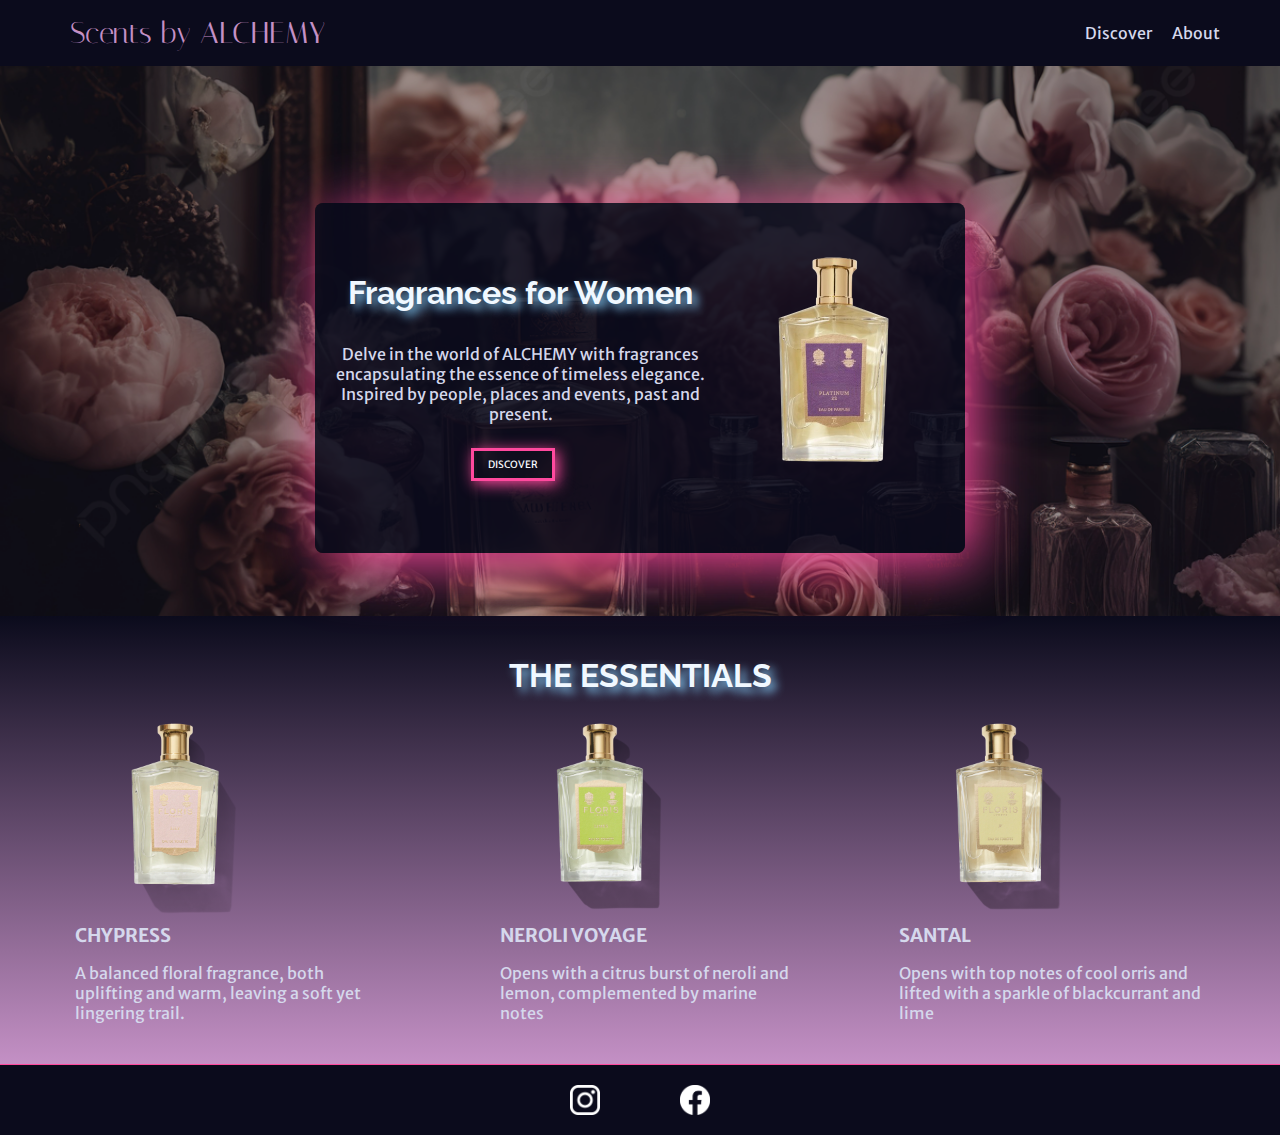
<file: index.html>
<!DOCTYPE html>
<html lang="en">
<head>
    <meta charset="UTF-8">
    <link rel="stylesheet" href="shared.css">
    <link rel="stylesheet" href="styles.css">
    <link href="https://fonts.googleapis.com/css2?family=Merriweather+Sans:wght@300&family=Raleway:ital@1&display=swap" rel="stylesheet">
    <link href="https://fonts.googleapis.com/css2?family=Italiana&display=swap" rel="stylesheet">
    <title>Fragrances & Perfumes | ALCHEMY</title>
<!-- font-family: 'Merriweather Sans', sans-serif;
font-family: 'Raleway', sans-serif; -->
</head>
<body>

   <header>
    <div id="page-logo">
        <a href="index.html">Scents by ALCHEMY</a>
    </div>
    <nav>
        <ul>
            <li> <a href="discover.html">Discover</a></li>
            <li> <a href="about.html">About</a></li>
        </ul>
    </nav>
   </header>
   
   <main>
    <section id="hero">
        <img src="images/bg/pink_perfumes.jpeg" id="bg">
        <div id="hero_content">
            <div>
                <h1>Fragrances for Women</h1>
                <p>Delve in the world of ALCHEMY with fragrances encapsulating the essence of timeless elegance. <br>Inspired by people, places and events, past and present.</p>
                <a href="discover.html">Discover</a>
            </div>
            <img src="images/perfumes/Platinum22_cleanup-removebg-preview.png" width="250px" id="picc">
        </div>
    </section>
    <section id="highlights">
        <h1> THE ESSENTIALS</h1>
        <ul id="essentials">
            <li class="essential">
                <img src="images/perfumes/floral_perfume.png" alt="floral">
                <h3>CHYPRESS</h3>
                <p>A balanced floral fragrance, both uplifting and warm, leaving a soft yet lingering trail.</p>
            </li>
            <li class="essential">
                <img src="images/perfumes/citrus_perfume.png" alt="floral">
                <h3>NEROLI  VOYAGE</h3>
                <p>Opens with a citrus burst of neroli and lemon, complemented by marine notes</p>
            </li>
            <li class="essential">
                <img src="images/perfumes/woody_perfume.png" alt="floral">
                <h3>SANTAL</h3>
                <p>Opens with top notes of cool orris and lifted with a sparkle of blackcurrant and lime</p>
            </li>
        </ul>
    </section>
   </main>

   <footer>
    <ul id="footie">
        <li>
            <a href="https://www.instagram.com/ishika_sunil/"><img src="images/icons/insta.png"></a>
        </li>
        <li>
            <a href="https://www.instagram.com/p/CWE_2CgpGHa/"><img src="images/icons/facebook.png"></a>
        </li>
    </ul>
   </footer>

</body>
</html>
</file>
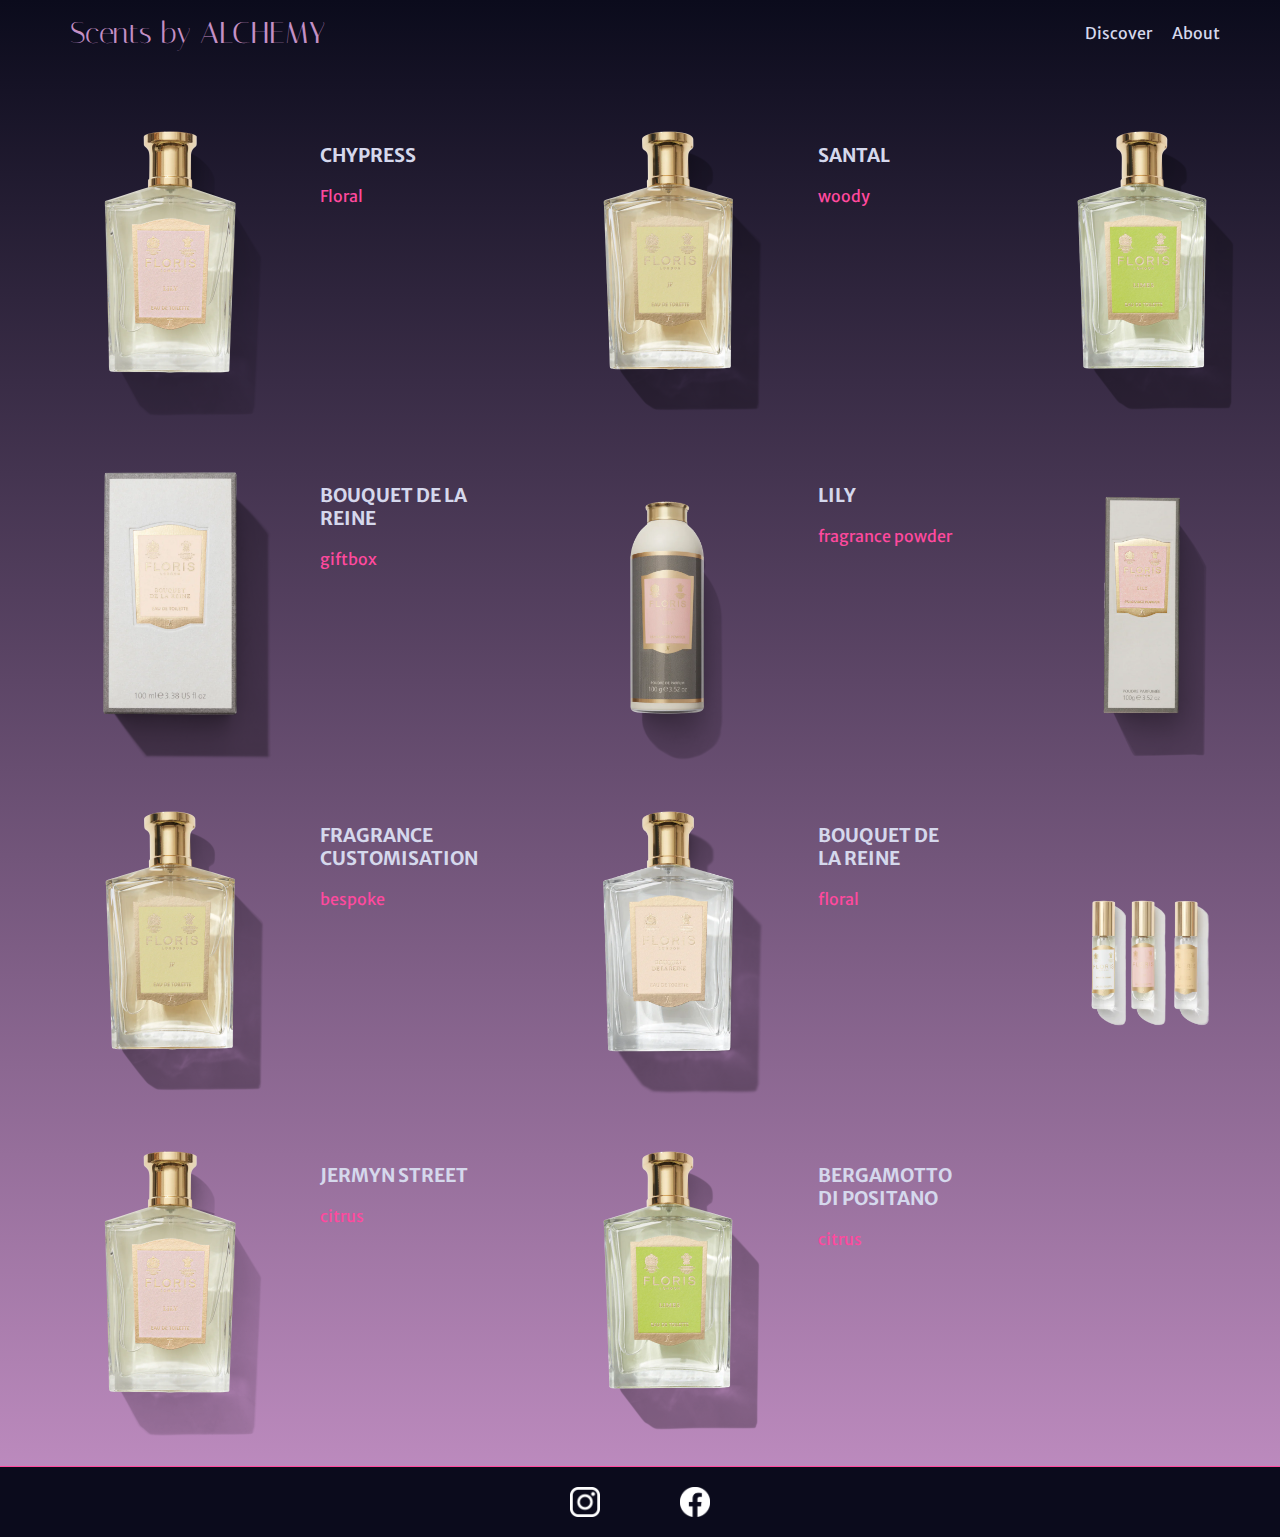
<file: discover.html>
<!DOCTYPE html>
<html lang="en">
<head>
    <meta charset="UTF-8">
    <link rel="stylesheet" href="shared.css">
    <link rel="stylesheet" href="discover.css">
    <link href="https://fonts.googleapis.com/css2?family=Merriweather+Sans:wght@300&family=Raleway:ital@1&display=swap" rel="stylesheet">
    <link href="https://fonts.googleapis.com/css2?family=Italiana&display=swap" rel="stylesheet">
    <title>Fragrances & Perfumes | ALCHEMY</title>
<!-- font-family: 'Merriweather Sans', sans-serif;
font-family: 'Raleway', sans-serif; -->
</head>
<body>

    <header>
     <div id="page-logo">
         <a href="index.html">Scents by ALCHEMY</a>
     </div>
     <nav>
         <ul>
             <li> <a href="discover.html">Discover</a></li>
             <li> <a href="about.html">About</a></li>
         </ul>
     </nav>
    </header>
   
    <main>
        <ul>
            <li>
                <a href="discover.html">
                    <img src="images/perfumes/floral_perfume.png">
                    <div>
                        <h3>CHYPRESS</h3>
                        <p class="type"> Floral</p>
                        <p class="desc">A balanced floral fragrance, both uplifting and warm, leaving a soft yet lingering trail.</p>
                        <!-- <a class="buy">ADD TO CART</a> -->
                    </div>
                </a>
            </li>
            <li>
                <a href="discover.html">
                    <img src="images/perfumes/woody_perfume.png">
                    <div>
                        <h3>SANTAL</h3>
                        <p class="type"> woody</p>
                        <p class="desc">Opens with top notes of cool orris and lifted with a sparkle of blackcurrant and lime.</p>
                    </div>
                </a>
            </li>
            <li>
                <a href="discover.html">
                    <img src="images/perfumes/citrus_perfume.png">
                    <div>
                        <h3>NEROLI  VOYAGE</h3>
                        <p class="type"> citrus</p>
                        <p class="desc">Opens with a citrus burst of neroli and lemon, complemented by marine notes</p>
                    </div>
                </a>
            </li>
            <li>
                <a href="discover.html">
                    <img src="images/perfumes/BouquetdelaReinebox.png">
                    <div>
                        <h3>BOUQUET DE LA REINE</h3>
                        <p class="type"> giftbox</p>
                        <p class="desc">Embrace curiosity, experience a warm rush of violet leaf, juicy blackcurrant buds and sensuous tuberose</p>
                    </div>
                </a>
            </li>
            <li>
                <a href="discover.html">
                    <img src="images/perfumes/LilyFragrancePowder.png">
                    <div>
                        <h3>LILY</h3>
                        <p class="type"> fragrance powder</p>
                        <p class="desc">A balanced floral fragrance, both uplifting and warm, leaving a soft yet lingering trail.</p>
                    </div>
                </a>
            </li>
            <li>
                <a href="discover.html">
                    <img src="images/perfumes/LilyFragrance.png">
                    <div>
                        <h3>LILY</h3>
                        <p class="type"> bath and shower gel</p>
                        <p class="desc">A balanced floral fragrance, both uplifting and warm, leaving a soft yet lingering trail.</p>
                    </div>
                </a>
            </li>
            <li>
                <a href="discover.html">
                    <img src="images/perfumes/woody_perfume.png">
                    <div>
                        <h3>FRAGRANCE CUSTOMISATION</h3>
                        <p class="type"> bespoke</p>
                        <p class="desc">A unique opportunity to create your own bespoke perfume</p>
                    </div>
                </a>
            </li>
            <li>
                <a href="discover.html">
                    <img src="images/perfumes/BouquetdelaReine.png">
                    <div>
                        <h3>BOUQUET DE LA REINE</h3>
                        <p class="type"> floral</p>
                        <p class="desc">Embrace curiosity, experience a warm rush of violet leaf, juicy blackcurrant buds and sensuous tuberose</p>
                    </div>
                </a>
            </li>
            <li>
                <a href="discover.html">
                    <img src="images/perfumes/trilogy.png">
                    <div>
                        <h3>PERFUMER'S TRILOGY</h3>
                        <p class="type"> gift set</p>
                        <p class="desc">This fragrance gift set features a selection of our finest Eau de Toilettes from the women's signature series.</p>
                    </div>
                </a>
            </li>
            <li>
                <a href="discover.html">
                    <img src="images/perfumes/floral_perfume.png">
                    <div>
                        <h3>JERMYN STREET</h3>
                        <p class="type"> citrus</p>
                        <p class="desc">A refreshing blend of bergamot entwined with mandarin and balmy marine notes</p>
                    </div>
                </a>
            </li>
            <li>
                <a href="discover.html">
                    <img src="images/perfumes/citrus_perfume.png">
                    <div>
                        <h3>BERGAMOTTO DI POSITANO</h3>
                        <p class="type"> citrus</p>
                        <p class="desc">Opens with a citrus burst of neroli and lemon, complemented by marine notes</p>
                    </div>
                </a>
            </li>

        </ul>
    </main>

    <footer>
        <ul id="footie">
            <li>
                <a href="https://www.instagram.com/ishika_sunil/"><img src="images/icons/insta.png"></a>
            </li>
            <li>
                <a href="https://www.instagram.com/p/CWE_2CgpGHa/"><img src="images/icons/facebook.png"></a>
            </li>
        </ul>
       </footer>

</body>
</html>
</file>
<file: shared.css>
body{
    font-family: 'Merriweather Sans', sans-serif;
    margin:0;
    color: rgb(213, 216, 236);
    background-color:rgb(11, 11, 28);
    /* background: linear-gradient(180deg, rgb(11, 11, 28), rgb(196, 144, 197)); */

}

h1{
    font-family: 'Raleway', sans-serif;
    font-size: xx-large;
    color: rgb(240, 248, 255);
    text-shadow: 5px 5px 10px rgb(135, 206, 250);
    /* color: rgb(255, 73, 158); */
}

a{
    text-decoration: none;
    color: rgb(213, 216, 236);
}
header a:hover{
    text-shadow: 5px 5px 10px rgb(135, 206, 250);
}

ul{
    list-style: none;
    margin: 0;
    padding: 0;
}

header{
    padding: 15px 60px;
    display: flex;
    align-items: center;
    justify-content:space-between;
    /* position: fixed; */
    height: 4.1rem;
width: 100%;
box-sizing: border-box;
}

#page-logo a{
    padding: 10px;
    font-family: 'Italiana', sans-serif;
    color: rgb(196, 144, 197);
    /* color: rgb(255, 73, 158); */
    font-size: 1.88rem;
    text-decoration: none;
}

header ul{
    display: flex;
    justify-content: flex-end;
}
header li{
    margin-left: 1.25rem;
}

footer{
    background-color: rgb(11, 11, 28);
    border-top: 1px solid rgb(255, 73, 158);
}

#footie {
    display: flex;
    justify-content: center;
}
#footie li{
    width: 30px;
    height: 30px;
    margin: 10px 30px;
    padding: 10px;
}
#footie img{
    width: 100%;
    height: auto;
}
#footie a:hover{
    box-shadow: -3px -3px 15px rgb(255, 73, 158);
}
</file>
<file: styles.css>
#hero{
    height: 550px;
    /* background-image: url("images/bg/pink_perfumes.jpeg"); */
    /* opacity: 0.8; */
    /* background-position: center; */
    /* background-size: cover; */
    /* margin-top: 40px; */
}

#bg{
    position: absolute;
    width: 100%;
    height: 550px;
    opacity: 0.7;
    object-fit: cover;
}

#hero_content{
    width: 650px;
    background-color: rgb(11, 11, 28, 0.85);
    box-shadow: 10px 10px 60px rgb(255, 73, 158);
    border-radius: 8px;
    text-align: center;
    padding: 3.125rem 0;
    margin: 0 auto;
    position: relative;
    top: 8.56rem;
    display: flex;
    justify-content: space-around;
}

#hero_content h1{
    opacity: 1;
    font-weight: bolder;
    margin-left: 1rem;
}

#hero_content p{
    opacity: 1;
    color: rgb(213, 216, 236);
    padding: 0.75rem 1.5px;
    margin-left: 1rem;
}
#hero_content a{
    text-transform: uppercase;
    font-size: x-small;
    border-color: rgb(255, 73, 158);
    border-style:solid;
    color: rgb(250, 250, 255);
    padding: 7px 14px;
    box-shadow: 3px 3px 15px rgb(255, 73, 158);
}
#hero_content a:hover{
    border-style:groove;
    color: rgb(255, 73, 158);
    box-shadow: -3px -3px 15px rgb(255, 73, 158);

}

#picc{
    margin-right: 5px;
    border-radius: 125px;
}

#highlights{
    padding: 20px;;
    /* margin: 10px; */
    background: linear-gradient(180deg, rgb(11, 11, 28), rgb(196, 144, 197));
}

#highlights h1{
    text-align: center;
}

#essentials{
    display: flex;
    justify-content: space-between;
}

.essential img{
    height: 200px;
}
.essential h3{
    margin: 0px;
}
.essential {
    padding: 5px;
    margin: 0% 4%;
}
</file>
<file: discover.css>
header{
    /* position: fixed; */
    margin-bottom: 40px;
}
/* main li{
    width: 500px;
} */
main li img{
    width: 300px;
    height: auto;
}

main ul{
    width: 800px;
    display: grid;
    grid-template-columns: 1fr 1fr 1fr;
    gap: 20px 20px 20px;
}

body{
    background: linear-gradient(180deg, rgb(11, 11, 28), rgb(196, 144, 197));
}

main a{
    display: flex;
    text-shadow: none;
    padding: 20px;
}

.type{
    color: rgb(255, 73, 158);
}

.desc{
    display: none;
}

main a:hover .desc{
    display: inline;
}
main a:hover .type{
    display: none;
}
</file>
